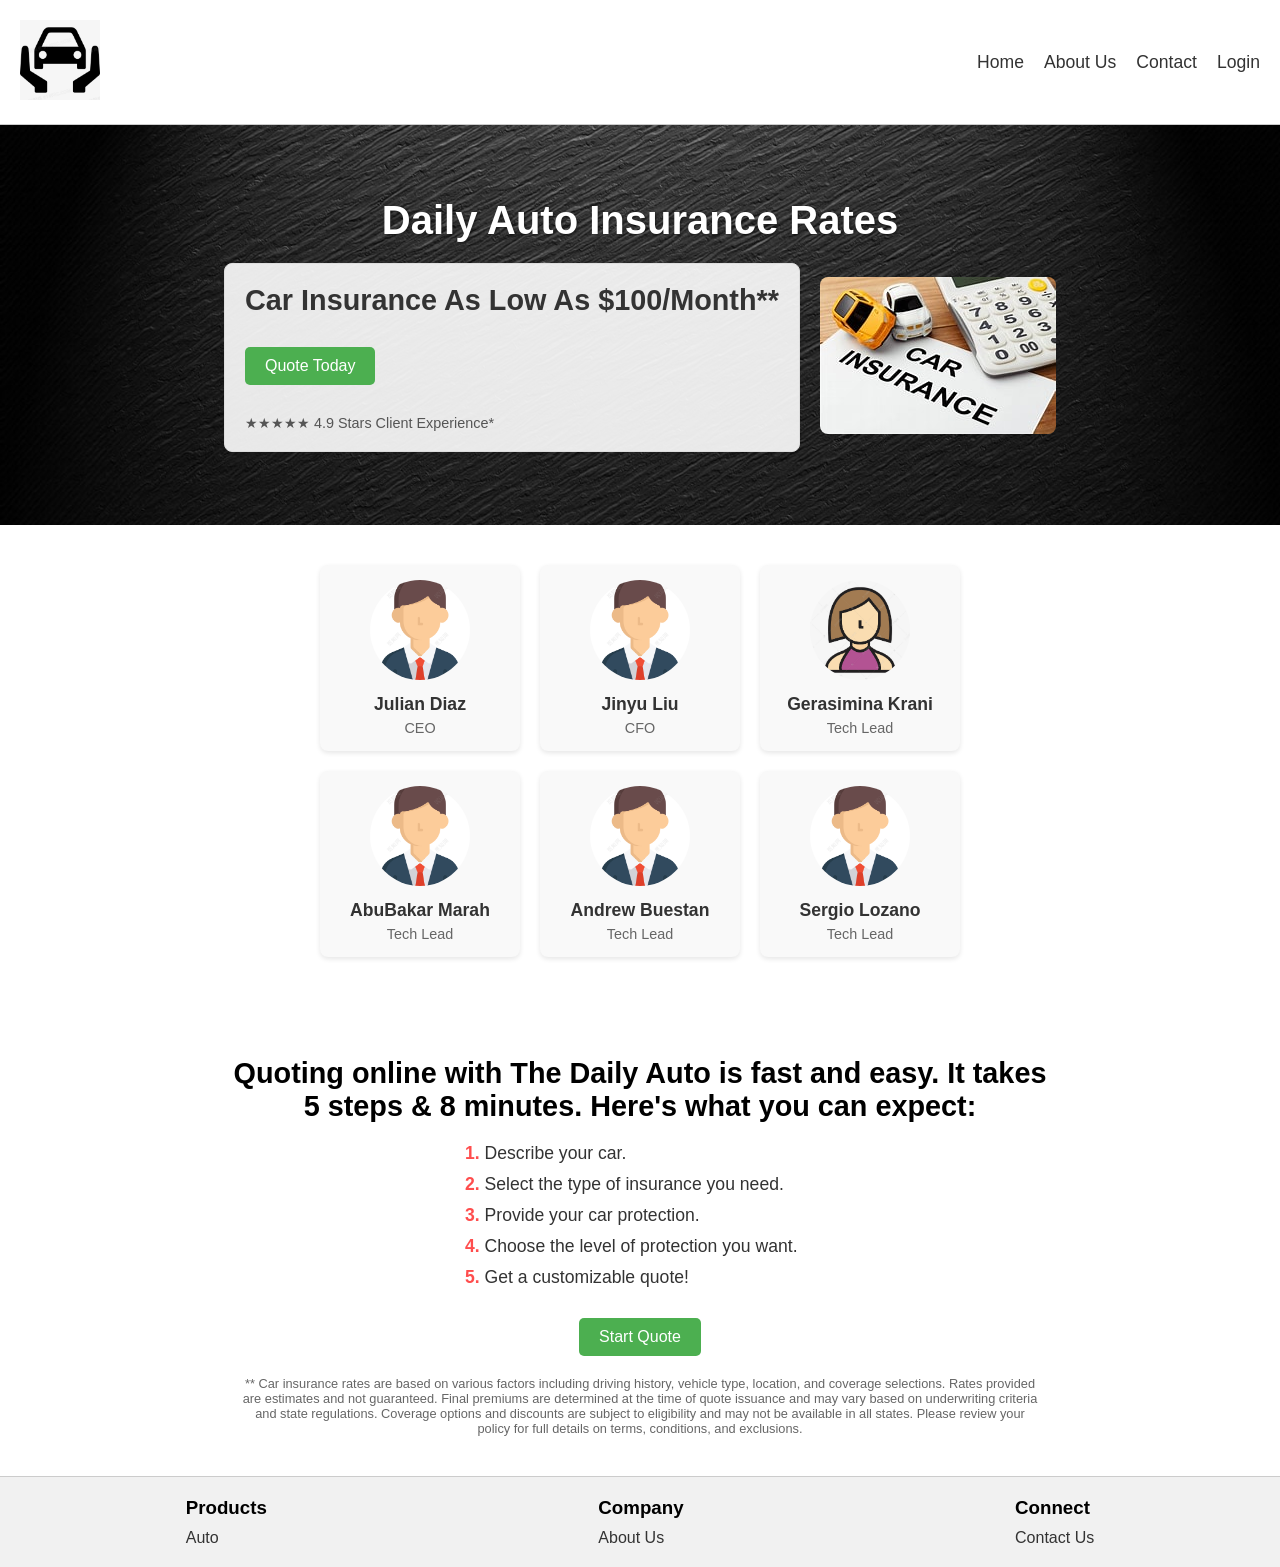
<file: index.html>
<!DOCTYPE html>
<html lang="en">
<head>
    <meta charset="UTF-8">
    <meta name="viewport" content="width=device-width, initial-scale=1.0">
    <title>CarCar Insurance - Daily Auto</title>
    <link rel="stylesheet" href="index.css">
</head>
<body>
    <header>
        <div class="logo">
            <img src="car_logo.jpg" alt="Daily Auto Logo">
        </div>
        <nav class="main-nav">
            <ul>
                <li><a href="index.html">Home</a></li>
                <li><a href="about.html">About Us</a></li>
                <li><a href="contact.php">Contact</a></li>
                <li><a href="login.html">Login</a></li>
            </ul>
        </nav>
    </header>

    <main>
        <section class="banner">
            <h1>Daily Auto Insurance Rates</h1>
            <div class="banner-content">
                <div class="quote-box">
                    <h2>Car Insurance As Low As $100/Month**</h2>
                    <a href="form/form1.html" class="start-btn">Quote Today</a>
                    <p class="rating">★★★★★ 4.9 Stars Client Experience*</p>
                </div>
                <div class="banner-image">
                    <!-- Image placeholder -->
                    <img src="car.jpg" alt="Person grooming a dog">
                </div>
            </div>
        </section>

        <section class="employee-stats">
            <div class="employee-row">
                <div class="employee-item">
                    <img src="emplyee1.png" alt="Employee 1">
                    <p class="employee-name">Julian Diaz</p>
                    <p class="employee-role">CEO</p>
                </div>
                <div class="employee-item">
                    <img src="emplyee2.png" alt="Employee 2">
                    <p class="employee-name">Jinyu Liu</p>
                    <p class="employee-role">CFO</p>
                </div>
                <div class="employee-item">
                    <img src="emplyee6.jpg" alt="Employee 3">
                    <p class="employee-name">Gerasimina Krani</p>
                    <p class="employee-role">Tech Lead</p>
                </div>
            </div>
            <div class="employee-row">
                <div class="employee-item">
                    <img src="emplyee3.png" alt="Employee 4">
                    <p class="employee-name"> AbuBakar Marah</p>
                    <p class="employee-role">Tech Lead</p>
                </div>
                <div class="employee-item">
                    <img src="emplyee4.png" alt="Employee 5">
                    <p class="employee-name">Andrew Buestan</p>
                    <p class="employee-role">Tech Lead</p>
                </div>
                <div class="employee-item">
                    <img src="emplyee5.png" alt="Employee 6">
                    <p class="employee-name">Sergio Lozano</p>
                    <p class="employee-role">Tech Lead</p>
                </div>
            </div>
        </section>

        <section class="quote-process">
            <h3>Quoting online with The Daily Auto is fast and easy. It takes <br> 5 steps & 8 minutes. Here's what you can expect:</h3>
            <ol>
                <li>Describe your car.</li>
                <li>Select the type of insurance you need.</li>
                <li>Provide your car protection.</li>
                <li>Choose the level of protection you want.</li>
                <li>Get a customizable quote!</li>
            </ol>
            <a href="form/form1.html" class="start-btn">Start Quote</a>
            <p class="disclaimer">** Car insurance rates are based on various factors including driving history, vehicle type, location, and coverage selections. Rates provided are estimates and not guaranteed. Final premiums are determined at the time of quote issuance and may vary based on underwriting criteria and state regulations. Coverage options and discounts are subject to eligibility and may not be available in all states. Please review your policy for full details on terms, conditions, and exclusions.</p>
        </section>
    </main>

    <footer>
        <div class="footer-section">
            <h3>Products</h3>
            <a href="#">Auto</a>
        </div>
        <div class="footer-section">
            <h3>Company</h3>
            <a href="#">About Us</a>
        </div>
        <div class="footer-section">
            <h3>Connect</h3>
            <a href="contact.php">Contact Us</a>
        </div>
    </footer>
</body>
</html>
</file>
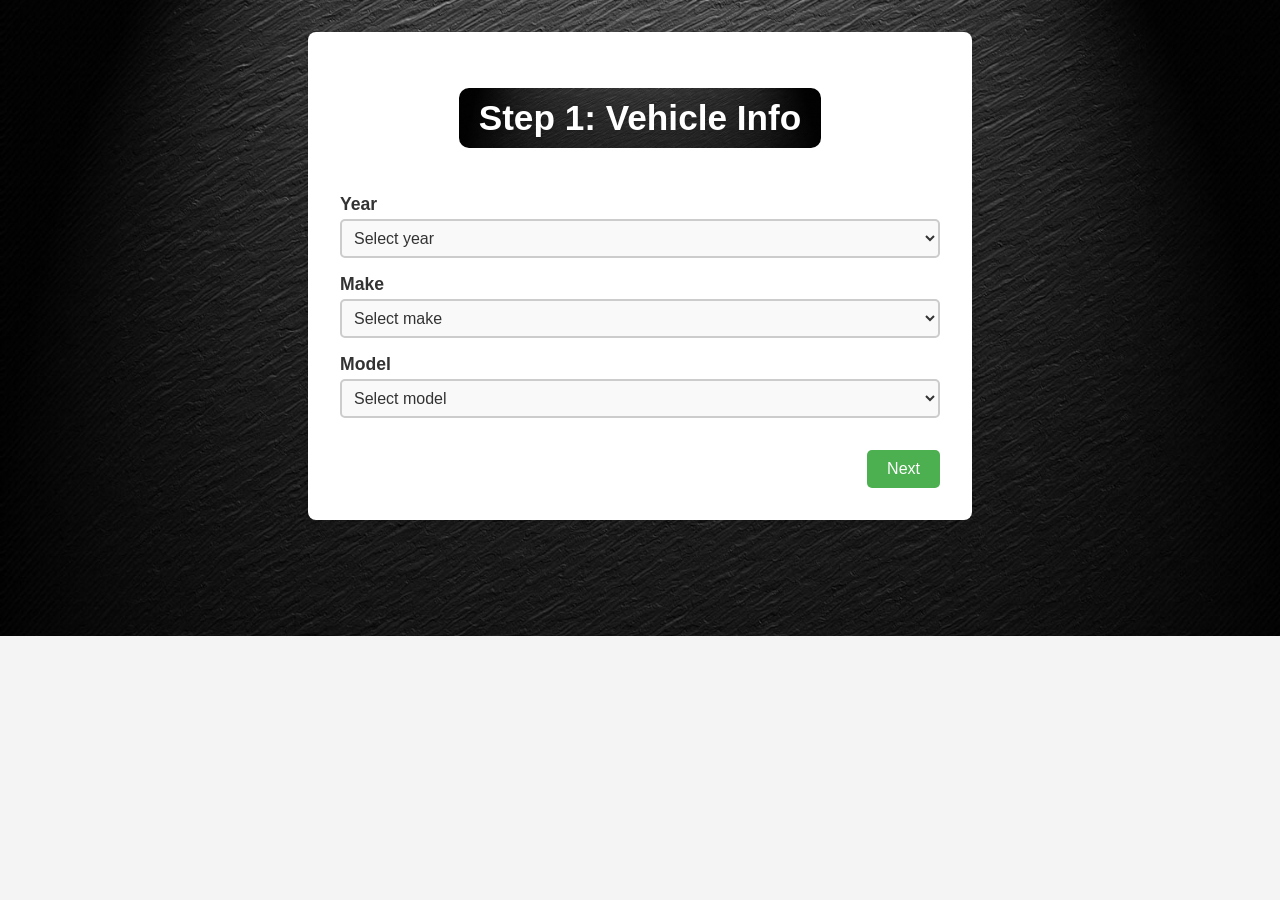
<file: form/form1.html>
<!-- form1.html -->
<!DOCTYPE html>
<html lang="en">
<head>
  <meta charset="UTF-8" />
  <title>Step 1: Vehicle Info</title>
  <link rel="stylesheet" href="styles.css" />
  <script>
    const carModels = {
      Toyota: ["Camry", "Corolla", "RAV4", "Highlander"],
      Honda: ["Civic", "Accord", "CR-V", "Pilot"],
      Ford: ["F-150", "Escape", "Fusion", "Explorer"]
    };

    function updateModels() {
      const make = document.getElementById("make").value;
      const model = document.getElementById("model");
      model.innerHTML = '<option value="">Select model</option>';
      if (carModels[make]) {
        carModels[make].forEach(m => {
          const opt = document.createElement("option");
          opt.value = m;
          opt.text = m;
          model.add(opt);
        });
      }
    }

    // Populate the year dropdown on page load
    window.onload = function() {
      const currentYear = new Date().getFullYear();
      const yearSelect = document.getElementById("year");
      for (let i = currentYear; i >= 1990; i--) {
        const opt = document.createElement("option");
        opt.value = i;
        opt.text = i;
        yearSelect.add(opt);
      }
    };
  </script>
</head>
<body>
  <div class="form-page">
    <h1>Step 1: Vehicle Info</h1>
    <form action="form2.html" method="POST">
      <label for="year">Year</label>
      <select name="year" id="year" required>
        <option value="">Select year</option>
      </select>

      <label for="make">Make</label>
      <select name="make" id="make" onchange="updateModels()" required>
        <option value="">Select make</option>
        <option value="Toyota">Toyota</option>
        <option value="Honda">Honda</option>
        <option value="Ford">Ford</option>
      </select>

      <label for="model">Model</label>
      <select name="model" id="model" required>
        <option value="">Select model</option>
      </select>

      <div class="form-buttons">
        <a href="../index.html" class="home-link">← Back to Home</a>
        <button><a href="form2.html">Next</a></button> 
      </div>
    </form>
  </div>
</body>
</html>
</file>
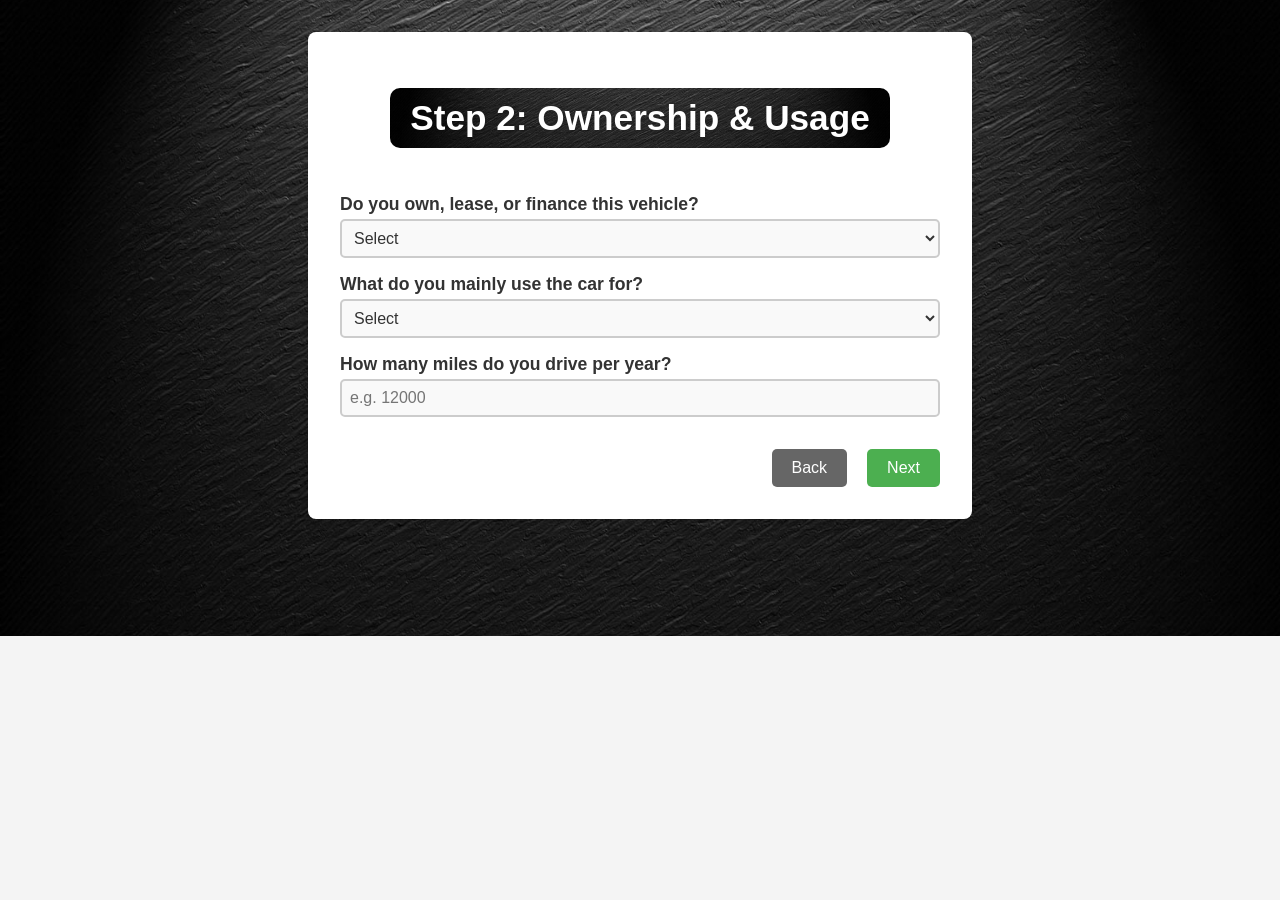
<file: form/form2.html>
<!DOCTYPE html>
<html lang="en">
<head>
  <meta charset="UTF-8" />
  <title>Step 2: Ownership Info</title>
  <link rel="stylesheet" href="styles.css" />
</head>
<body>
  <div class="form-page">
    <h1>Step 2: Ownership & Usage</h1>
    <form action="form3.html" method="POST">
      <label for="ownership">Do you own, lease, or finance this vehicle?</label>
      <select name="ownership" id="ownership" required>
        <option value="">Select</option>
        <option value="own">Own</option>
        <option value="lease">Lease</option>
        <option value="finance">Finance</option>
      </select>

      <label for="usage">What do you mainly use the car for?</label>
      <select name="usage" id="usage" required>
        <option value="">Select</option>
        <option value="commuting">Commuting</option>
        <option value="pleasure">Pleasure</option>
        <option value="business">Business</option>
      </select>

      <label for="miles">How many miles do you drive per year?</label>
      <input type="number" name="miles" id="miles" placeholder="e.g. 12000" required />

      <div class="form-buttons">
        <a href="../index.html" class="home-link">← Back to Home</a>
        <a href="form1.html" class="btn">Back</a>
        <button><a href="form3.html">Next</a></button>
      </div>
    </form>
  </div>
</body>
</html>
</file>
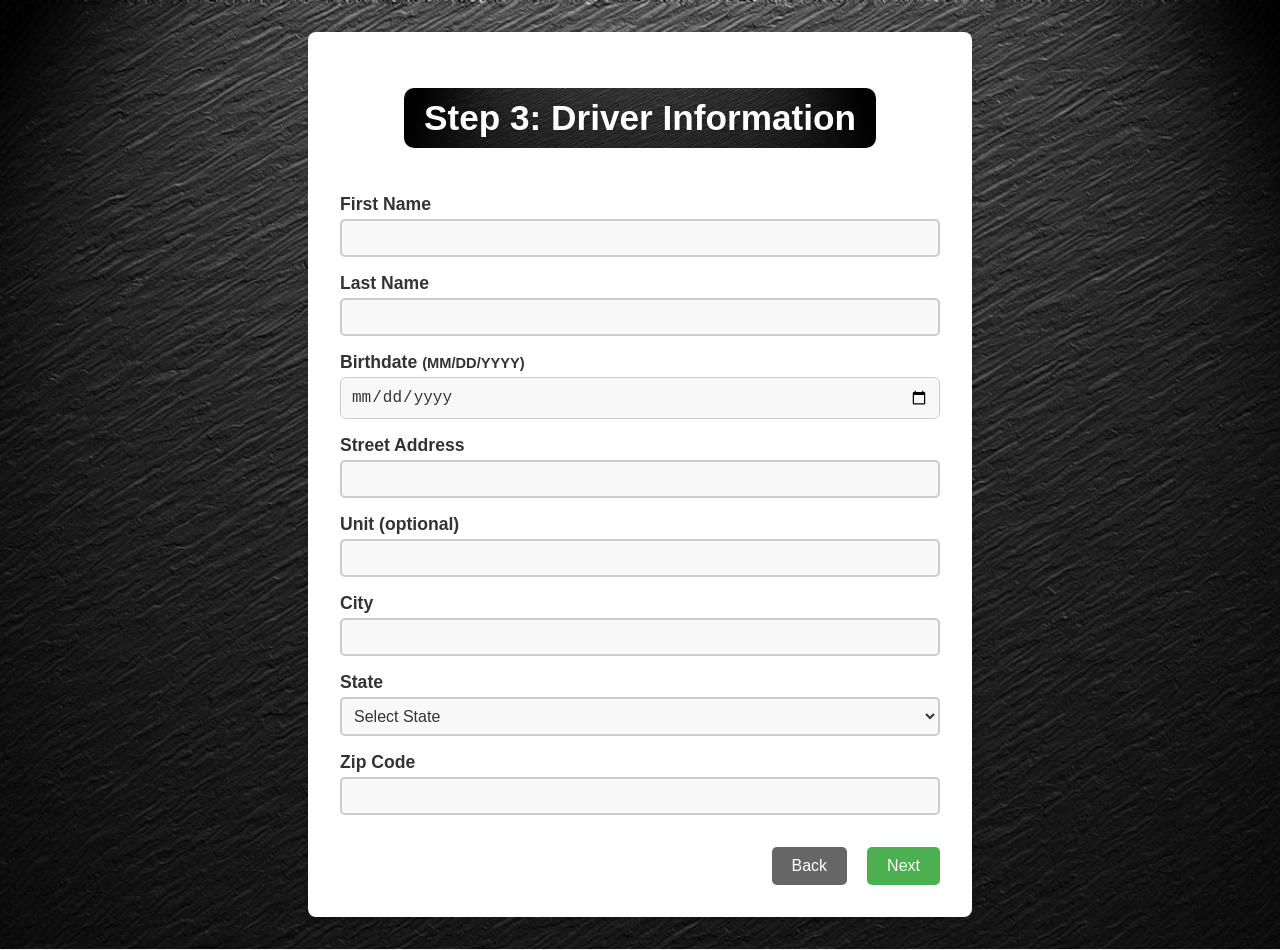
<file: form/form3.html>
<!DOCTYPE html>
<html lang="en">
<head>
  <meta charset="UTF-8" />
  <title>Step 3: Driver Information</title>
  <link rel="stylesheet" href="styles.css" />
</head>
<body>
  <div class="form-page">
    <h1>Step 3: Driver Information</h1>
    <form action="form4.html" method="POST">
      <label for="first_name">First Name</label>
      <input type="text" name="first_name" id="first_name" required>

      <label for="last_name">Last Name</label>
      <input type="text" name="last_name" id="last_name" required>

      <label for="birthdate">Birthdate <small>(MM/DD/YYYY)</small></label>
      <input
      type="date"
        name="birthdate"
        id="birthdate"
        required
        max="<?= $maxBirthdate ?>"
        style="padding: 10px; border: 1px solid #ccc; border-radius: 6px; width: 100%; font-size: 1rem;"
      >

      <label for="address">Street Address</label>
      <input type="text" name="address" id="address" required>

      <label for="unit">Unit (optional)</label>
      <input type="text" name="unit" id="unit">

      <label for="city">City</label>
      <input type="text" name="city" id="city" required>

      <label for="state">State</label>
      <select name="state" id="state" required>
        <option value="">Select State</option>
        <?php
        $states = ['AL', 'AK', 'AZ', 'AR', 'CA', 'CO', 'CT', 'DE', 'FL', 'GA',
                   'HI', 'ID', 'IL', 'IN', 'IA', 'KS', 'KY', 'LA', 'ME', 'MD',
                   'MA', 'MI', 'MN', 'MS', 'MO', 'MT', 'NE', 'NV', 'NH', 'NJ',
                   'NM', 'NY', 'NC', 'ND', 'OH', 'OK', 'OR', 'PA', 'RI', 'SC',
                   'SD', 'TN', 'TX', 'UT', 'VT', 'VA', 'WA', 'WV', 'WI', 'WY'];
        foreach ($states as $abbr) {
          echo "<option value=\"$abbr\">$abbr</option>";
        }
        ?>
      </select>

      <label for="zip">Zip Code</label>
      <input type="text" name="zip" id="zip" required maxlength="5" pattern="\d{5}">

      <div class="form-buttons">
        <a href="../index.html" class="home-link">← Back to Home</a>
        <a href="form2.html" class="btn">Back</a>
        <button><a href="form4.html">Next</a></button>
      </div>
    </form>
  </div>
</body>
</html>
</file>
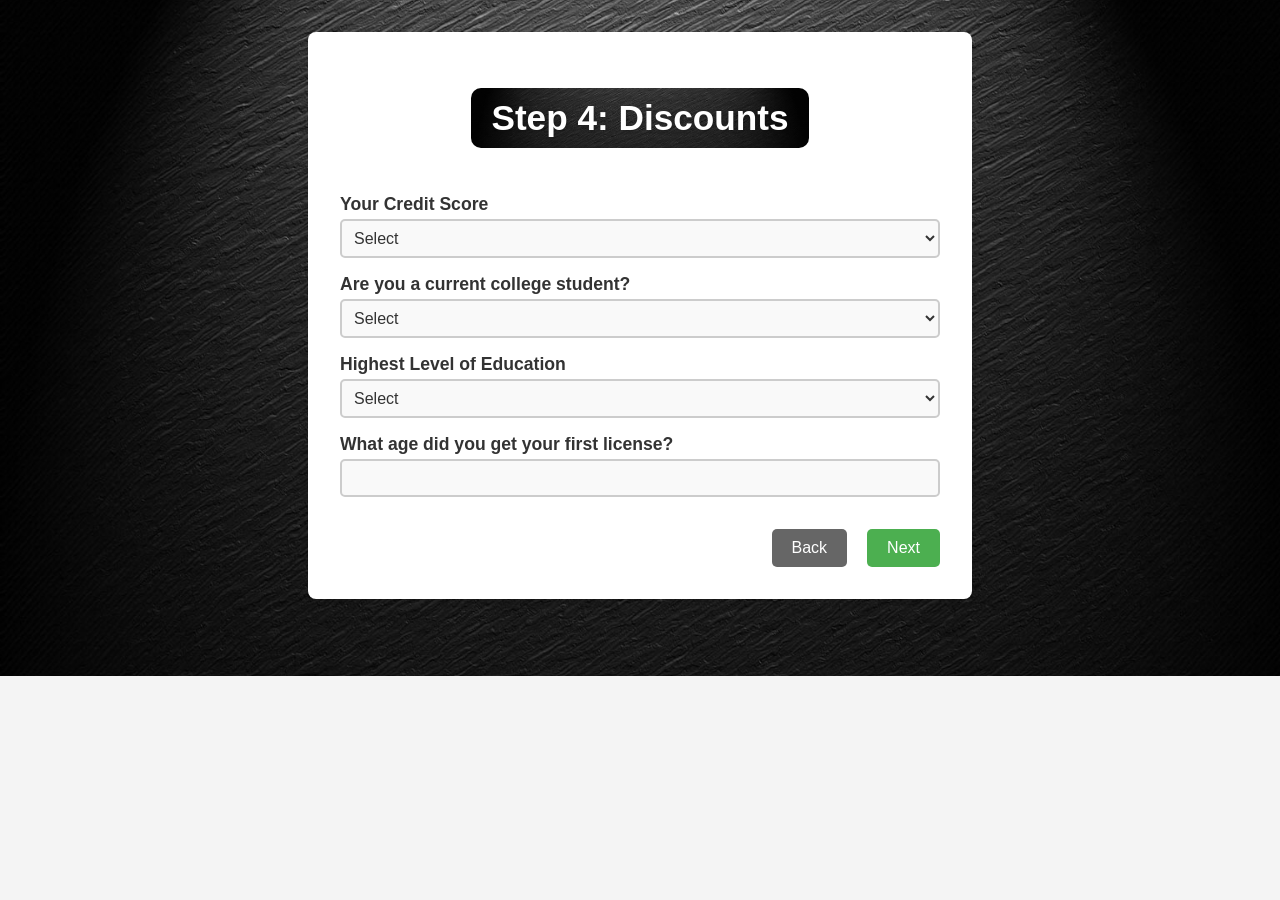
<file: form/form4.html>
<!DOCTYPE html>
<html lang="en">
<head>
  <meta charset="UTF-8" />
  <title>Step 4: Discounts & Education</title>
  <link rel="stylesheet" href="styles.css" />
</head>
<body>
  <div class="form-page">
    <h1>Step 4: Discounts</h1>
    <form action="form5.html" method="POST">
      <label for="credit_score">Your Credit Score</label>
      <select name="credit_score" id="credit_score" required>
        <option value="">Select</option>
        <option value="excellent">Excellent (720+)</option>
        <option value="good">Good (680-719)</option>
        <option value="average">Average (580-679)</option>
        <option value="poor">Poor (below 580)</option>
        <option value="not_sure">Not Sure</option>
      </select>

      <label for="student">Are you a current college student?</label>
      <select name="student" id="student" required>
        <option value="">Select</option>
        <option value="yes">Yes</option>
        <option value="no">No</option>
      </select>

      <label for="education">Highest Level of Education</label>
      <select name="education" id="education" required>
        <option value="">Select</option>
        <option value="none">No Diploma</option>
        <option value="highschool">High School / GED</option>
        <option value="associate">Associate's Degree</option>
        <option value="bachelor">Bachelor's Degree</option>
        <option value="master">Master's Degree</option>
        <option value="doctorate">Doctoral Degree</option>
      </select>

      <label for="license_age">What age did you get your first license?</label>
      <input type="number" name="license_age" id="license_age" min="16" max="80" required>

      <div class="form-buttons">
        <a href="../index.html" class="home-link">← Back to Home</a>
        <a href="form3.html" class="btn">Back</a>
        <button><a href="form5.html">Next</a></button>
      </div>
    </form>
  </div>
</body>
</html>
</file>
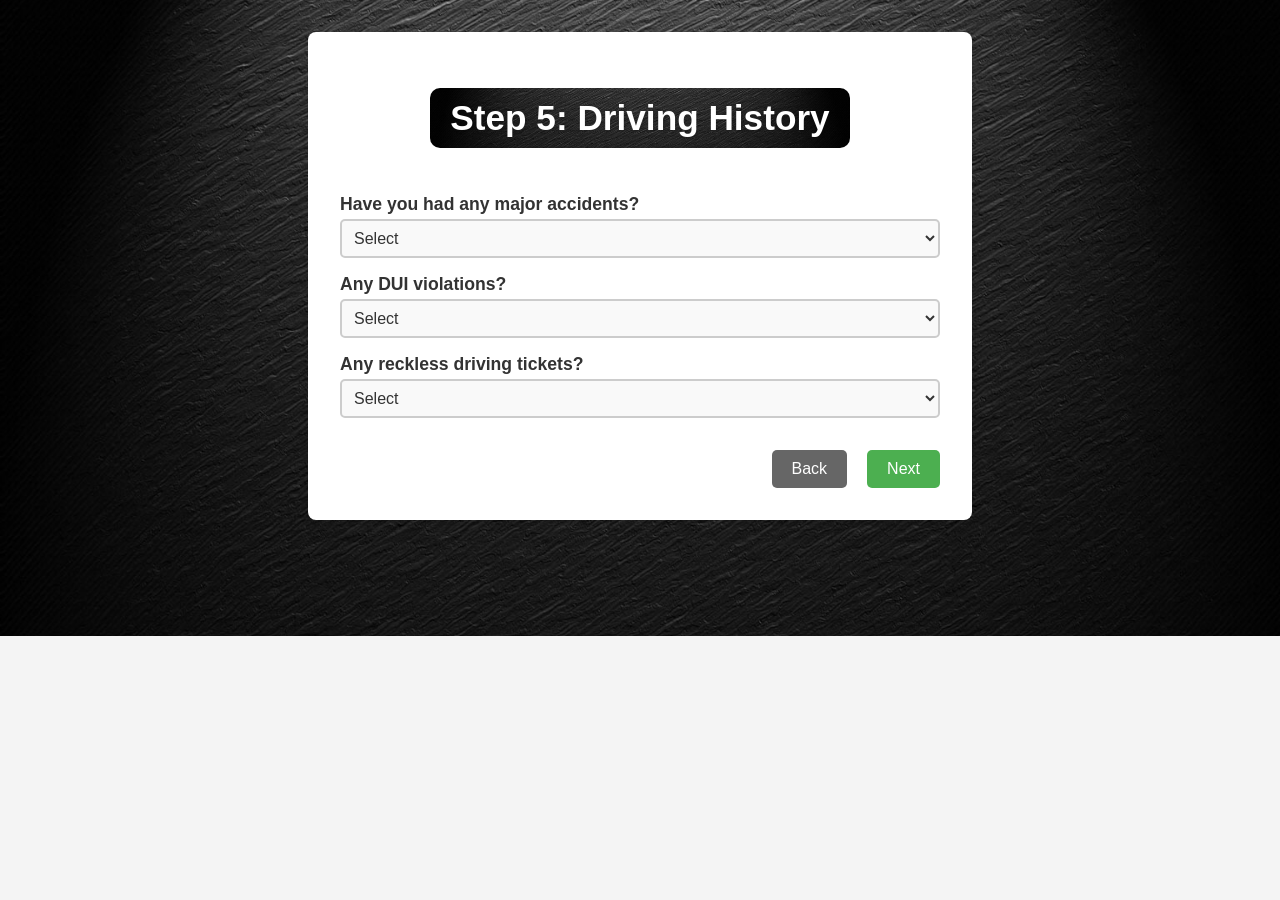
<file: form/form5.html>
<!DOCTYPE html>
<html lang="en">
<head>
  <meta charset="UTF-8" />
  <title>Step 5: Driving History</title>
  <link rel="stylesheet" href="styles.css" />
</head>
<body>
  <div class="form-page">
    <h1>Step 5: Driving History</h1>
    <form action="form6.html" method="POST">
      <label for="accident">Have you had any major accidents?</label>
      <select name="accident" id="accident" required>
        <option value="">Select</option>
        <option value="yes">Yes</option>
        <option value="no">No</option>
      </select>

      <label for="dui">Any DUI violations?</label>
      <select name="dui" id="dui" required>
        <option value="">Select</option>
        <option value="yes">Yes</option>
        <option value="no">No</option>
      </select>

      <label for="reckless">Any reckless driving tickets?</label>
      <select name="reckless" id="reckless" required>
        <option value="">Select</option>
        <option value="yes">Yes</option>
        <option value="no">No</option>
      </select>

      <div class="form-buttons">
        <a href="../index.html" class="home-link">← Back to Home</a>
        <a href="form4.html" class="btn">Back</a>
        <button><a href="form6.html">Next</a></button>
      </div>
    </form>
  </div>
</body>
</html>
</file>
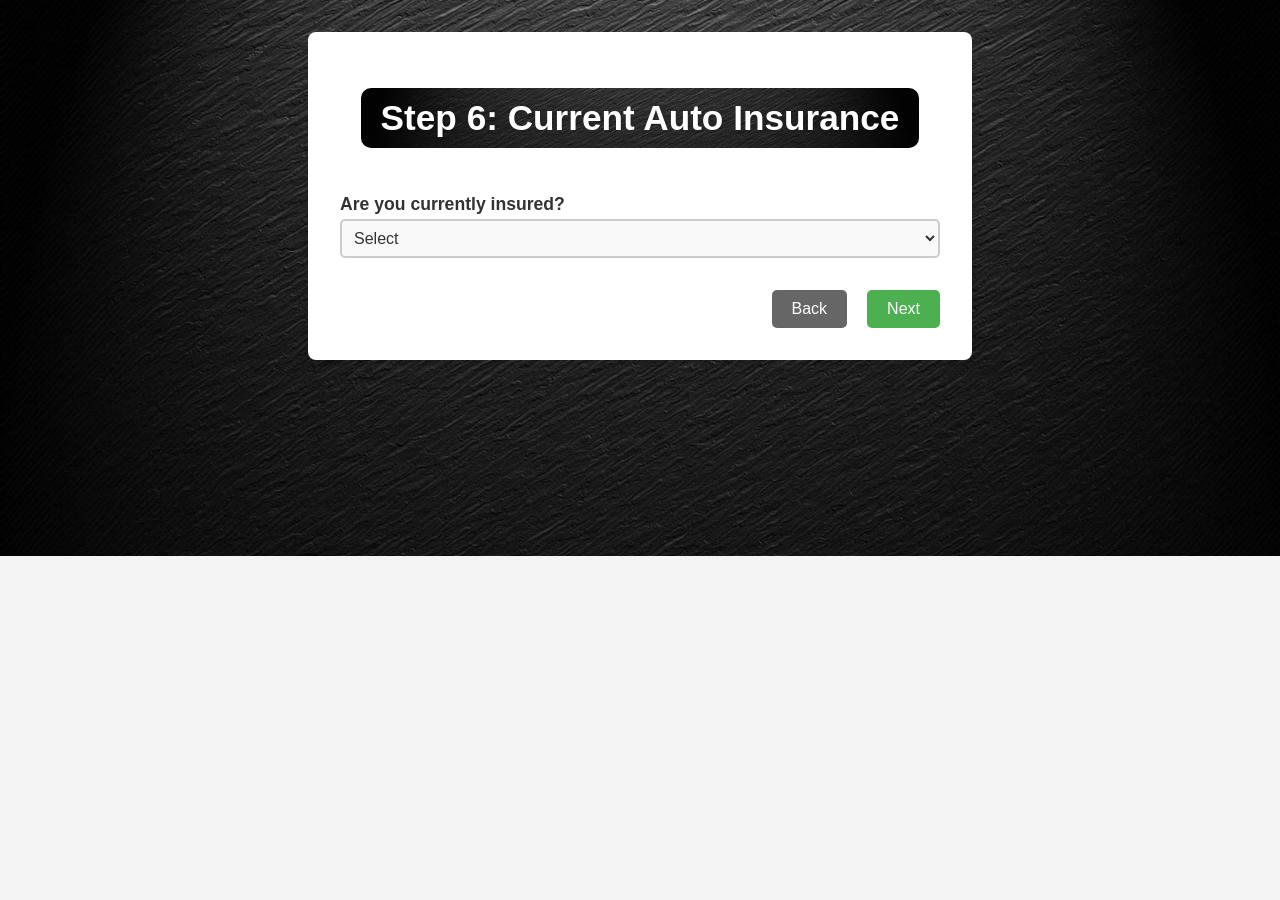
<file: form/form6.html>
<!DOCTYPE html>
<html lang="en">
<head>
  <meta charset="UTF-8" />
  <title>Step 6: Insurance Status</title>
  <link rel="stylesheet" href="styles.css" />
  <script>
    function toggleDetails() {
      const insured = document.getElementById("insured").value;
      const section = document.getElementById("insurance-details");
      section.style.display = insured === "yes" ? "block" : "none";
    }
  </script>
</head>
<body>
  <div class="form-page">
    <h1>Step 6: Current Auto Insurance</h1>
    <form action="form7.html" method="POST">
      <label for="insured">Are you currently insured?</label>
      <select name="insured" id="insured" onchange="toggleDetails()" required>
        <option value="">Select</option>
        <option value="yes">Yes</option>
        <option value="no">No</option>
      </select>

      <div id="insurance-details" style="display:none;">
        <label for="current_provider">Current Insurance Provider</label>
        <select name="current_provider" id="current_provider">
          <option value="">Select</option>
          <option value="GEICO">GEICO</option>
          <option value="Progressive">Progressive</option>
          <option value="State Farm">State Farm</option>
          <option value="Allstate">Allstate</option>
          <option value="Other">Other</option>
        </select>

        <label for="years_insured">How many years have you been insured with them?</label>
        <input type="number" name="years_insured" id="years_insured" min="0" max="99">

        <label for="monthly_payment">Monthly Premium ($)</label>
        <input type="number" name="monthly_payment" id="monthly_payment" step="0.01">
      </div>

      <div class="form-buttons">
        <a href="../index.html" class="home-link">← Back to Home</a>
        <a href="form5.html" class="btn">Back</a>
        <button><a href="form7.html">Next</a></button>
      </div>
    </form>
  </div>
</body>
</html>
</file>
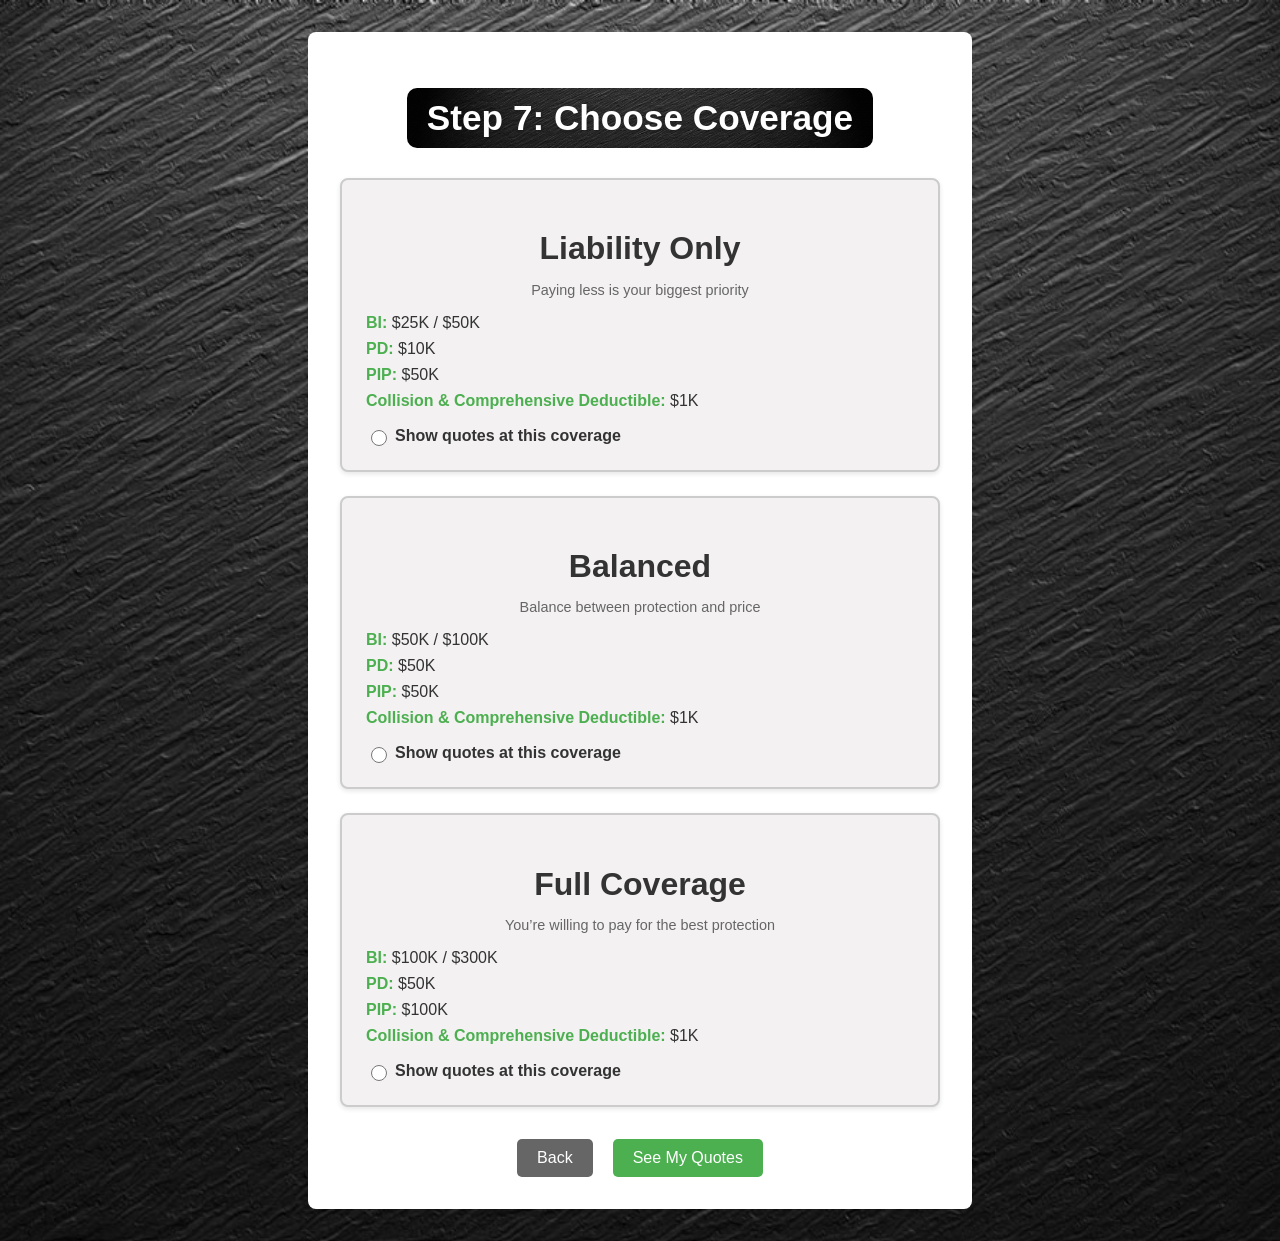
<file: form/form7.html>
<!DOCTYPE html>
<html lang="en">
<head>
  <meta charset="UTF-8" />
  <title>Step 7: Coverage Options</title>
  <link rel="stylesheet" href="styles.css" />
  <style>
    .quote-option {
        border: 2px solid #ccc;
        border-radius: 8px;
        padding: 1.5rem;
        margin-bottom: 1.5rem;
        background-color:rgb(243, 241, 241);
        box-shadow: 0 2px 5px rgba(0, 0, 0, 0.1);
        transition: transform 0.2s ease, box-shadow 0.2s ease;
    }

    .quote-option:hover {
    transform: scale(1.01);
    box-shadow: 0 5px 15px rgba(0, 0, 0, 0.2);
    }

    .quote-option h2 {
        font-family: Arial, sans-serif;
        font-size: 2em;
        font-weight: bold;
        color: #333;
        margin-bottom: 0.5rem;
        text-transform: capitalize;
    }

    .quote-option p {
        font-size: 0.9rem;
        margin-bottom: 1rem;
        color: #666;
    }

    .quote-option ul {
        list-style: none;
        padding: 0;
        margin-bottom: 1rem;
        text-align: left;
    }

    .quote-option ul li {
        margin: 0.5rem 0;
        font-size: 1em;
        color: #333;
    }

    .quote-option ul li strong {
        color: #4CAF50;
    }

    .quote-option label {
        display: flex;
        align-items: center;
        font-size: 1em;
        color: #333;
        margin-top: 0.5rem;
    }

    .quote-option input[type="radio"] {
        margin-right: 8px;
        width: 16px;
        height: 16px;
        accent-color: #4CAF50;
    }

    .form-buttons {
        display: flex;
        justify-content: center;
        gap: 20px;
        margin-top: 2rem;
    }

    .form-buttons button {
        background-color: #4CAF50;
        color: white;
        padding: 10px 20px;
        border: none;
        border-radius: 5px;
        cursor: pointer;
        font-size: 1em;
        text-align: center;
    }

    .form-buttons button:hover {
        background-color: #45a049;
    }

    .form-buttons .btn {
        display: inline-block;
        background-color: #666;
        color: white;
        padding: 10px 20px;
        text-decoration: none;
        border-radius: 5px;
        font-size: 1em;
        text-align: center;
    }

    .form-buttons .btn:hover {
        background-color: #555;
    }

    @media (max-width: 768px) {
        .form-page {
            margin: 1rem;
            padding: 1rem;
        }
        .form-page h1 {
            font-size: 1.6em;
            padding: 8px 16px;
        }
        .form-page h1::after {
            width: 40px;
        }
        .form-buttons {
            flex-direction: column;
            gap: 10px;
        }
        .quote-option {
            padding: 1rem;
        }
    }
  </style>
</head>
<body>
  <div class="form-page">
    <h1>Step 7: Choose Coverage</h1>
    <form action="submit.html" method="POST">
      <div class="quote-option">
        <h2>liability Only</h2>
        <p>Paying less is your biggest priority</p>
        <ul>
          <li><strong>BI:</strong> $25K / $50K</li>
          <li><strong>PD:</strong> $10K</li>
          <li><strong>PIP:</strong> $50K</li>
          <li><strong>Collision & Comprehensive Deductible:</strong> $1K</li>
        </ul>
        <label>
          <input type="radio" name="coverage" value="liability Only" required>
          Show quotes at this coverage
        </label>
      </div>

      <div class="quote-option">
        <h2>Balanced</h2>
        <p>Balance between protection and price</p>
        <ul>
          <li><strong>BI:</strong> $50K / $100K</li>
          <li><strong>PD:</strong> $50K</li>
          <li><strong>PIP:</strong> $50K</li>
          <li><strong>Collision & Comprehensive Deductible:</strong> $1K</li>
        </ul>
        <label>
          <input type="radio" name="coverage" value="Balanced">
          Show quotes at this coverage
        </label>
      </div>

      <div class="quote-option">
        <h2>Full Coverage</h2>
        <p>You’re willing to pay for the best protection</p>
        <ul>
          <li><strong>BI:</strong> $100K / $300K</li>
          <li><strong>PD:</strong> $50K</li>
          <li><strong>PIP:</strong> $100K</li>
          <li><strong>Collision & Comprehensive Deductible:</strong> $1K</li>
        </ul>
        <label>
          <input type="radio" name="coverage" value="Full Coverage">
          Show quotes at this coverage
        </label>
      </div>

      <div class="form-buttons">
        <a href="form6.html" class="btn">Back</a>
        <button><a href="submit.html">See My Quotes</a></button>
      </div>
    </form>
  </div>
</body>
</html>
</file>
<file: index.css>
* {
    margin: 0;
    padding: 0;
    box-sizing: border-box;
    font-family: Arial, sans-serif;
}

header {
    padding: 20px;
    border-bottom: 1px solid #ccc;
    display: flex;
    justify-content: space-between;
    align-items: center;
}

.logo img {
    width: 80px;
}

.main-nav ul {
    list-style: none;
    display: flex;
    gap: 20px;
}

.main-nav ul li {
    margin: 0;
}

.main-nav ul li a {
    text-decoration: none;
    color: #333;
    font-size: 1.1em;
    font-weight: 500;
}

.main-nav ul li a:hover {
    color: #4CAF50;
}

@media (max-width: 768px) {
    header {
        flex-direction: column;
        gap: 10px;
    }
    .main-nav ul {
        flex-direction: column;
        align-items: center;
        gap: 10px;
    }
}

.banner {
    background-image: url('background.jpg');
    background-size: cover; 
    background-position: center;
    background-repeat: no-repeat;
    padding: 40px 20px;
    min-height: 400px;
    display: flex;
    flex-direction: column;
    justify-content: center;
    align-items: center;
    position: relative;
}

.banner h1 {
    font-size: 2.5em;
    margin-bottom: 20px;
    color: white; 
    text-shadow: 1px 1px 3px rgba(0, 0, 0, 0.5);
}

.banner-content {
    display: flex;
    justify-content: center;
    align-items: center;
    gap: 20px;
}

.quote-box {
    background-color: rgba(255, 255, 255, 0.9);
    border: 1px solid #ddd;
    padding: 20px;
    border-radius: 8px;
    box-shadow: 0 2px 5px rgba(0, 0, 0, 0.1);
}

.quote-box h2 {
    font-size: 1.8em;
    margin-bottom: 10px;
    color: #333;
}
.quote-btn {
    background-color: #4CAF50;
    color: white;
    padding: 10px 20px;
    border: none;
    border-radius: 5px;
    cursor: pointer;
    font-size: 1em;
}

.quote-btn:hover {
    background-color: #45a049;
}

.rating {
    margin-top: 10px;
    font-size: 0.9em;
    color: #555;
}

.banner-image img {
    max-width: 500px;
    border-radius: 8px;
}
@media (max-width: 768px) {
    .banner {
        min-height: 300px;
    }
    .banner h1 {
        font-size: 1.8em;
    }
    .quote-box {
        width: 90%;
    }
}

.employee-stats {
    padding: 40px 20px;
}

.employee-row {
    display: flex;
    justify-content: center;
    gap: 20px;
    margin-bottom: 20px;
}

.employee-item {
    text-align: center;
    width: 200px;
    padding: 15px;
    background-color: #f9f9f9;
    border-radius: 8px;
    box-shadow: 0 2px 5px rgba(0, 0, 0, 0.1);
    transition: transform 0.2s ease, box-shadow 0.2s ease;
}

.employee-item:hover {
    transform: scale(1.05);
    box-shadow: 0 5px 15px rgba(0, 0, 0, 0.2);
}

.employee-item img {
    width: 100px;
    height: 100px;
    border-radius: 50%;
    margin-bottom: 10px;
    object-fit: cover;
}

.employee-name {
    font-size: 1.1em;
    font-weight: bold;
    margin-bottom: 5px;
    color: #333;
}

.employee-role {
    font-size: 0.9em;
    color: #666;
}

.stat-item {
    text-align: center;
    font-size: 1.2em;
    color: #333;
}

.stat-item img {
    width: 50px;
    margin-bottom: 10px;
}

.quote-process {
    padding: 40px 20px;
}

.quote-process h3 {
    font-size: 1.8em;
    margin-bottom: 20px;
}

.quote-process ol {
    list-style-position: inside;
    text-align: left;
    margin: 0 auto;
    max-width: 350px;
    font-size: 1.1em;
    color: #333;
}

.quote-process li {
    margin: 10px 0;
}

.quote-process li::marker {
    color: #ff4d4d;
    font-weight: bold;
}

.quote-process {
    padding: 40px 20px;
    text-align: center;
}

.start-btn {
    background-color: #4CAF50;
    color: white;
    padding: 10px 20px;
    border: none;
    border-radius: 5px;
    cursor: pointer;
    font-size: 1em;
    margin: 20px auto;
    display: inline-block;
    text-decoration: none;
}

.start-btn:hover {
    background-color: #45a049;
}

.disclaimer {
    font-size: 0.8em;
    color: #666;
    max-width: 800px;
    margin: 0 auto;
}

footer {
    display: flex;
    justify-content: space-around;
    padding: 20px;
    background-color: #f1f1f1;
    border-top: 1px solid #ccc;
}

.footer-section h3 {
    margin-bottom: 10px;
}

.footer-section a {
    color: #333;
    text-decoration: none;
}

.footer-section a:hover {
    text-decoration: underline;
}
</file>
<file: form/styles.css>
body {
    font-family: Arial, sans-serif;
    background: #f4f4f4;
    margin: 0;
    padding: 0;
    background-image: url('background.jpg');
    background-size: cover; 
    background-position: center;
    background-repeat: no-repeat;
}

.form-page {
    max-width: 600px;
    margin: 2rem auto;
    padding: 2rem;
    background: white;
    border-radius: 8px;
    box-shadow: 0 2px 5px rgba(0, 0, 0, 0.1);
    text-align: center;
}

.home-link {
    display: inline-block;
    text-align: left;
    width: 100%;
    margin-bottom: 20px;
    font-size: 1em;
    color: #7eb1f0;
    text-decoration: none;
    font-weight: 700; /* 加粗字体，之前是 500，现在改为 700 */
    transition: color 0.3s ease;
}

.home-link:hover {
    color: #45a049;
}

.form-page h1 {
    font-size: 2.2em;
    font-weight: bold;
    color: white;
    text-shadow: 1px 1px 3px rgba(0, 0, 0, 0.2);
    position: relative;
    margin-bottom: 30px;
    padding: 10px 20px;
    border-radius: 10px;
    display: inline-block;
    background-image: url('background.jpg');
    background-size: cover; 
    background-position: center;
    background-repeat: no-repeat;
}

form label {
    display: block;
    margin-top: 1rem;
    font-weight: bold;
    font-size: 1.1em;
    color: #333;
    text-align: left;
}

form input,
form select {
    width: 100%;
    padding: 0.5rem;
    margin-top: 0.25rem;
    border: 2px solid #ccc;
    border-radius: 5px;
    font-size: 1em;
    color: #333;
    background-color: #f9f9f9;
    box-sizing: border-box;
    transition: border-color 0.3s ease;
}

form input:hover,
form input:focus,
form select:hover,
form select:focus {
    border-color: #4CAF50;
    outline: none;
    background-color: #fff;
}

form input[type="radio"] {
    width: auto;
    margin-right: 5px;
    vertical-align: middle; 
}

.quote-option {
    border: 2px solid #ccc;
    border-radius: 8px;
    padding: 1.5rem;
    margin-bottom: 1.5rem;
    background-color: #fff;
    box-shadow: 0 2px 5px rgba(0, 0, 0, 0.1);
}

form input[type="number"] {
    padding: 0.5rem;
    border: 2px solid #ccc;
    border-radius: 5px;
    font-size: 1em;
    color: #333;
    background-color: #f9f9f9;
    box-sizing: border-box;
    transition: border-color 0.3s ease;
}

.form-buttons {
    display: flex;
    justify-content: center;
    gap: 20px;
    margin-top: 2rem;
}

.form-buttons button {
    background-color: #4CAF50;
    color: white;
    padding: 10px 20px;
    border: none;
    border-radius: 5px;
    cursor: pointer;
    font-size: 1em;
    text-align: center;
}

.form-buttons a{
    color: white;
    text-decoration: none;
}

.form-buttons button:hover {
    background-color: #45a049;
}

.form-buttons .btn {
    display: inline-block;
    background-color: #666;
    color: white;
    padding: 10px 20px;
    text-decoration: none;
    border-radius: 5px;
    font-size: 1em;
    text-align: center;
}

.form-buttons .btn:hover {
    background-color: #555;
}

input[type="date"] {
    padding: 10px;
    border: 1px solid #ccc;
    border-radius: 6px;
    font-size: 1rem;
    width: 100%;
}

@media (max-width: 768px) {
    .form-page {
        margin: 1rem;
        padding: 1rem;
    }
    .form-page h1 {
        font-size: 1.5em;
    }
    .form-buttons {
        flex-direction: column;
        gap: 10px;
    }
}
</file>
